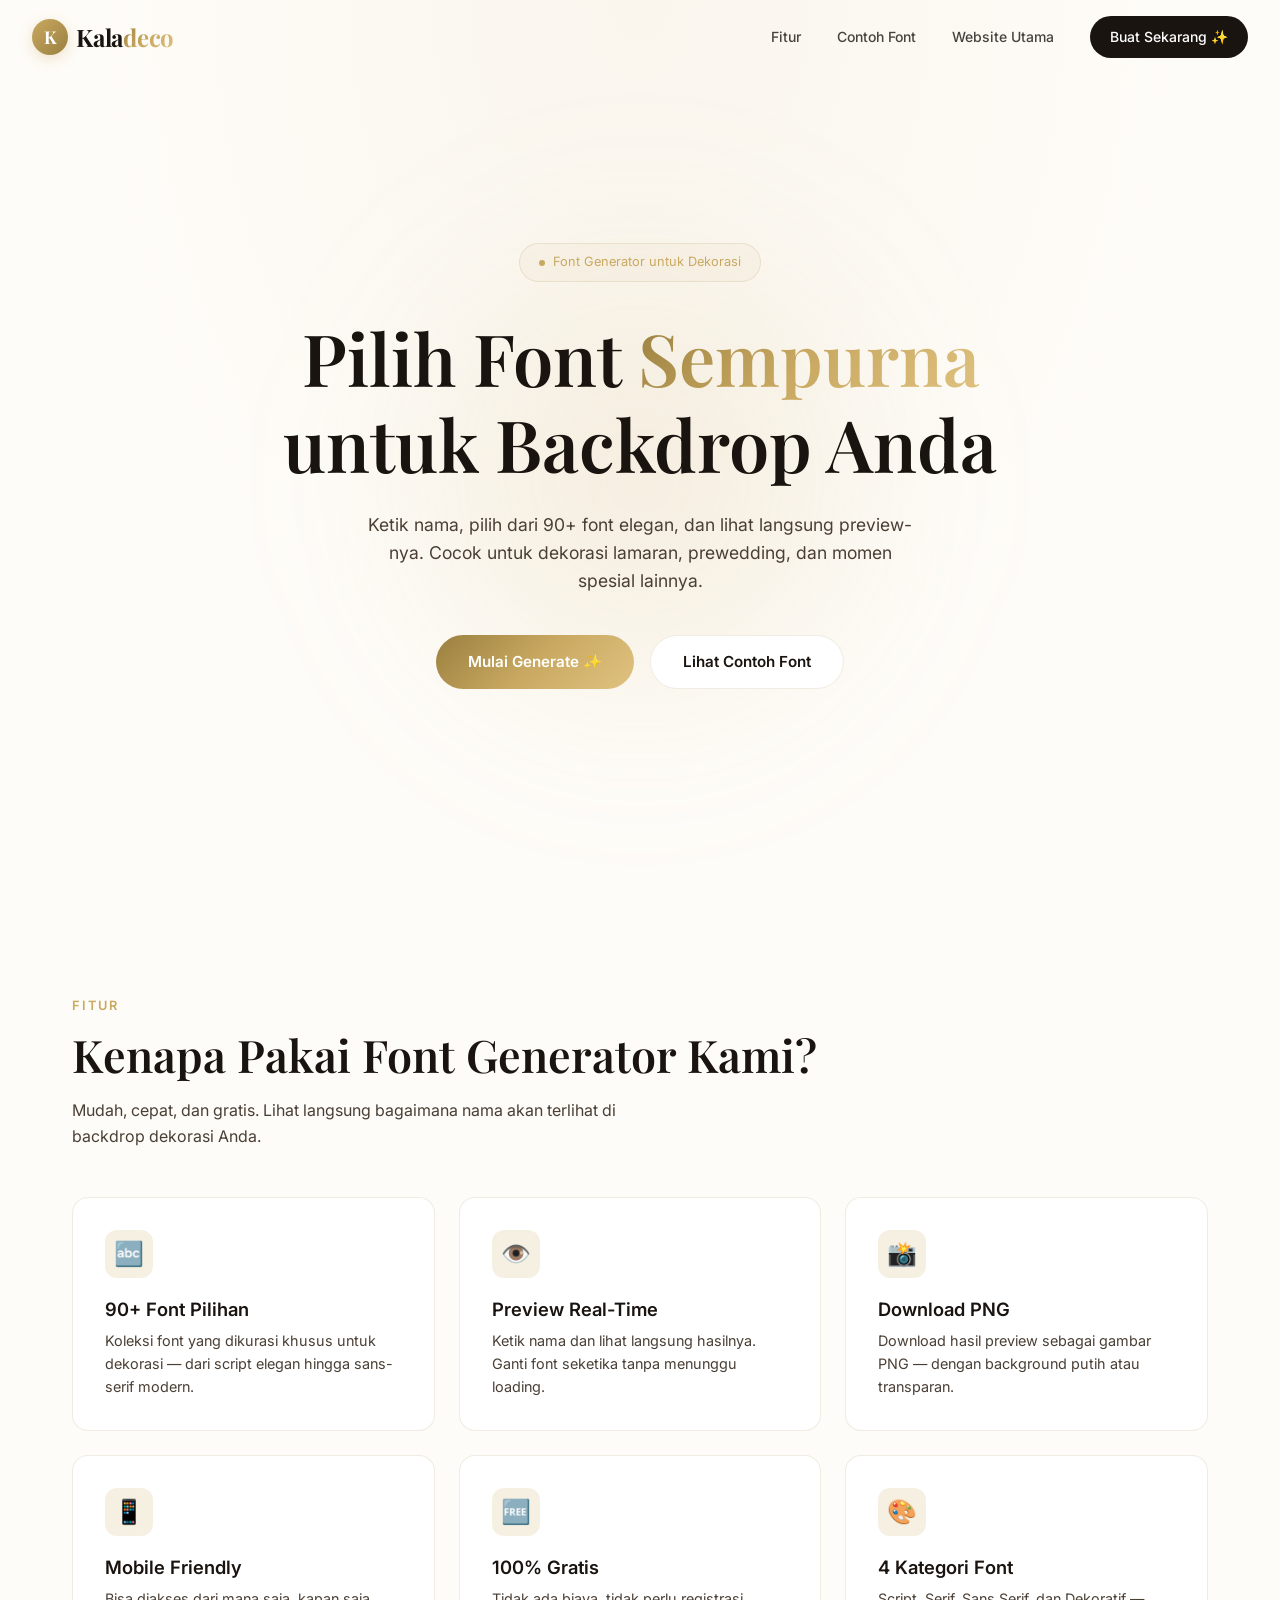
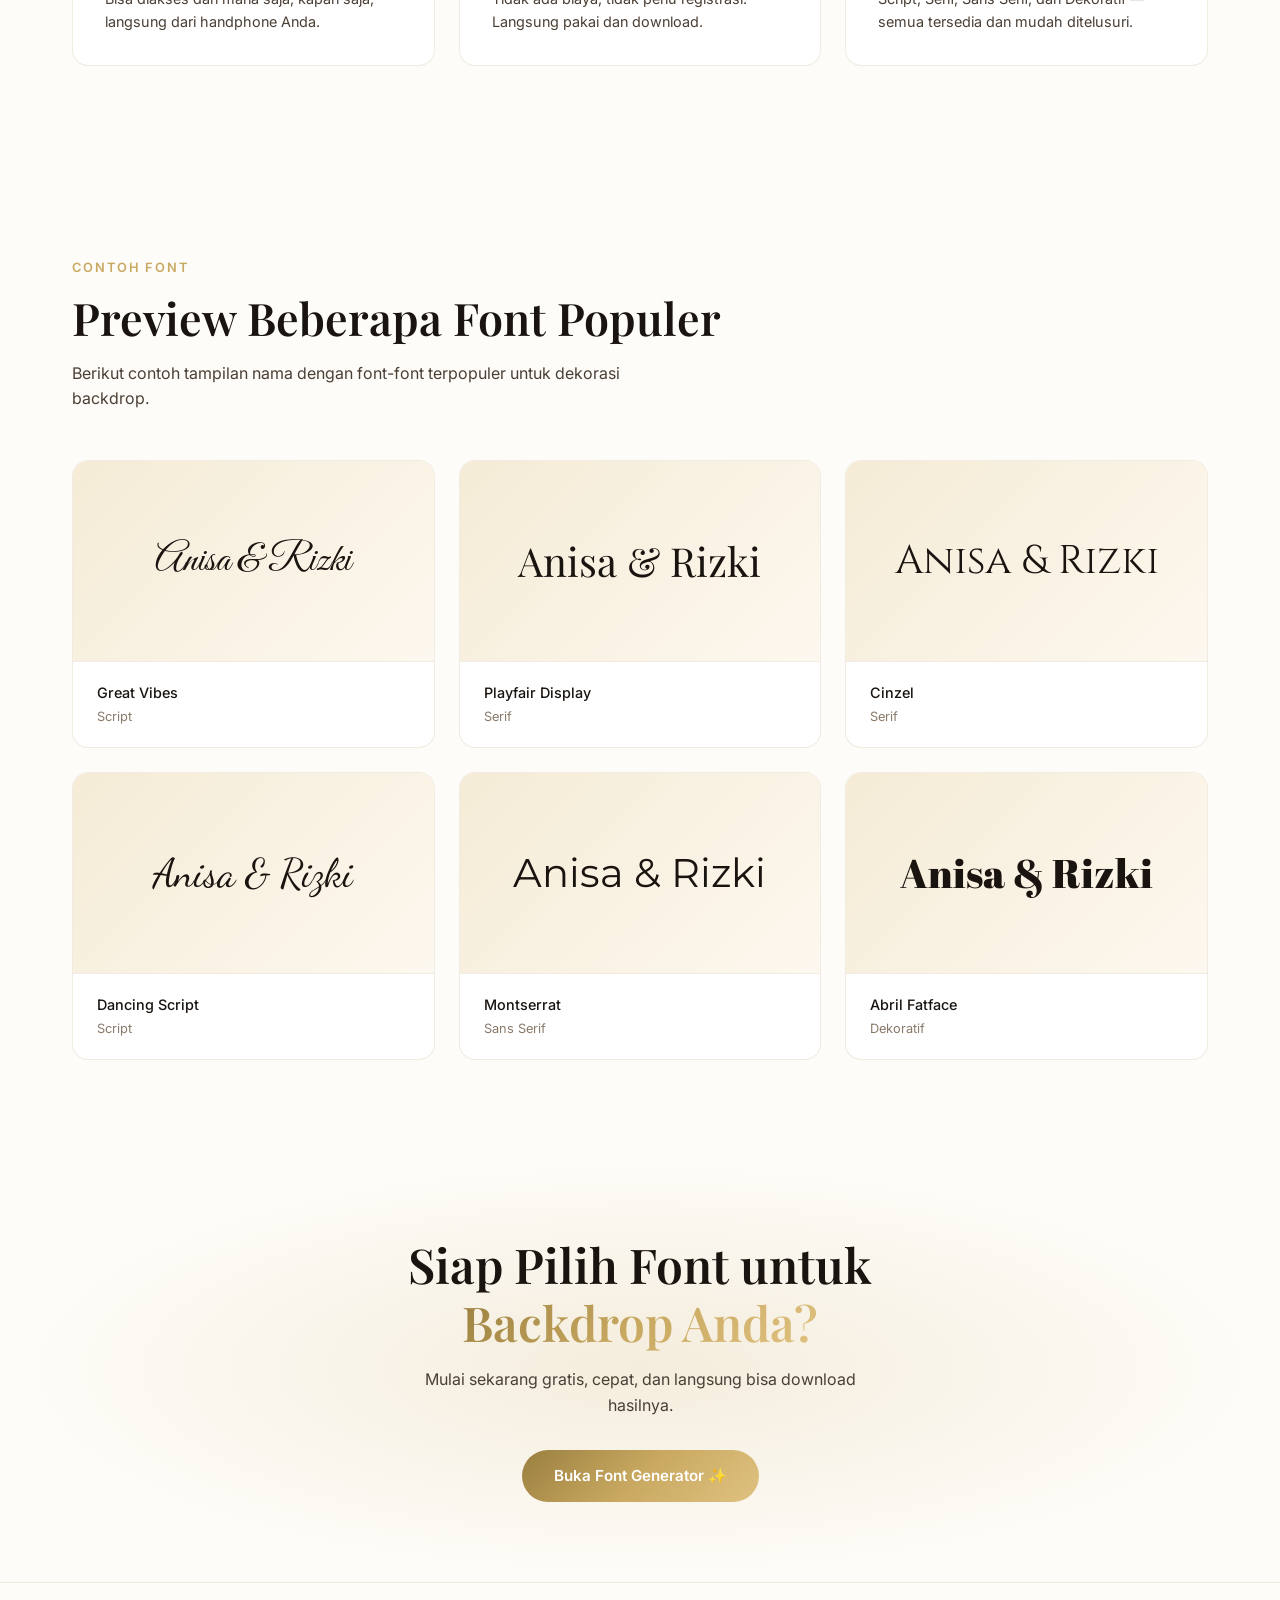
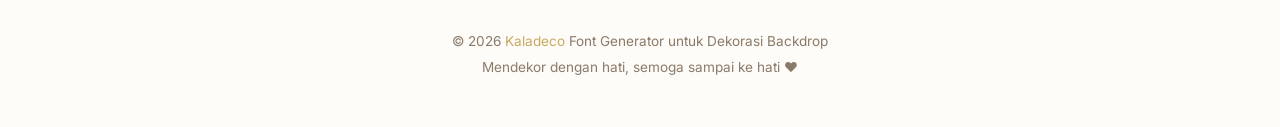
<file: index.html>
<!DOCTYPE html>
<html lang="id">
<head>
  <meta charset="UTF-8">
  <meta name="viewport" content="width=device-width, initial-scale=1.0">
  <title>Kaladeco Font Generator — Pilih Font untuk Backdrop Dekorasi</title>
  <meta name="description" content="Generator font untuk backdrop dekorasi dari Kaladeco. Pilih font favorit, ketik nama, dan download preview untuk dekorasi lamaran, prewedding, dan acara spesial.">
  <link rel="stylesheet" href="styles/main.css">
  <link rel="icon" href="data:image/svg+xml,<svg xmlns='http://www.w3.org/2000/svg' viewBox='0 0 100 100'><text y='.9em' font-size='90'>✍️</text></svg>">
</head>
<body>

  <!-- Navbar -->
  <nav class="navbar">
    <a href="index.html" class="nav-logo">
      <span class="nav-logo-mark">K</span>
      <span class="nav-logo-text">Kala<span class="accent">deco</span></span>
    </a>
    <div class="nav-links">
      <a href="#fitur">Fitur</a>
      <a href="#contoh">Contoh Font</a>
      <a href="https://kaladeco.vercel.app/" target="_blank" rel="noopener noreferrer">Website Utama</a>
      <a href="generator.html" class="nav-cta">Buat Sekarang ✨</a>
    </div>
    <button class="nav-toggle" aria-label="Menu">
      <span></span><span></span><span></span>
    </button>
  </nav>

  <!-- Hero -->
  <section class="hero" id="beranda">
    <div class="hero-content">
      <div class="hero-badge"><span class="dot"></span> Font Generator untuk Dekorasi</div>
      <h1>Pilih Font <span class="highlight">Sempurna</span> untuk Backdrop Anda</h1>
      <p>Ketik nama, pilih dari 90+ font elegan, dan lihat langsung preview-nya. Cocok untuk dekorasi lamaran, prewedding, dan momen spesial lainnya.</p>
      <div class="hero-buttons">
        <a href="generator.html" class="btn btn-primary">Mulai Generate ✨</a>
        <a href="#contoh" class="btn btn-secondary">Lihat Contoh Font</a>
      </div>
    </div>
  </section>

  <!-- Features -->
  <section class="section" id="fitur">
    <div class="section-label">Fitur</div>
    <h2 class="section-title">Kenapa Pakai Font Generator Kami?</h2>
    <p class="section-desc">Mudah, cepat, dan gratis. Lihat langsung bagaimana nama akan terlihat di backdrop dekorasi Anda.</p>
    <div class="features-grid">
      <div class="feature-card">
        <div class="feature-icon">🔤</div>
        <h3>90+ Font Pilihan</h3>
        <p>Koleksi font yang dikurasi khusus untuk dekorasi — dari script elegan hingga sans-serif modern.</p>
      </div>
      <div class="feature-card">
        <div class="feature-icon">👁️</div>
        <h3>Preview Real-Time</h3>
        <p>Ketik nama dan lihat langsung hasilnya. Ganti font seketika tanpa menunggu loading.</p>
      </div>
      <div class="feature-card">
        <div class="feature-icon">📸</div>
        <h3>Download PNG</h3>
        <p>Download hasil preview sebagai gambar PNG — dengan background putih atau transparan.</p>
      </div>
      <div class="feature-card">
        <div class="feature-icon">📱</div>
        <h3>Mobile Friendly</h3>
        <p>Bisa diakses dari mana saja, kapan saja, langsung dari handphone Anda.</p>
      </div>
      <div class="feature-card">
        <div class="feature-icon">🆓</div>
        <h3>100% Gratis</h3>
        <p>Tidak ada biaya, tidak perlu registrasi. Langsung pakai dan download.</p>
      </div>
      <div class="feature-card">
        <div class="feature-icon">🎨</div>
        <h3>4 Kategori Font</h3>
        <p>Script, Serif, Sans Serif, dan Dekoratif — semua tersedia dan mudah ditelusuri.</p>
      </div>
    </div>
  </section>

  <!-- Showcase -->
  <section class="section" id="contoh">
    <div class="section-label">Contoh Font</div>
    <h2 class="section-title">Preview Beberapa Font Populer</h2>
    <p class="section-desc">Berikut contoh tampilan nama dengan font-font terpopuler untuk dekorasi backdrop.</p>
    <div class="showcase">
      <div class="showcase-grid" id="showcase-grid"></div>
    </div>
  </section>

  <!-- CTA -->
  <section class="cta-section">
    <h2>Siap Pilih Font untuk<br><span style="background:var(--gold-gradient);-webkit-background-clip:text;-webkit-text-fill-color:transparent;background-clip:text;">Backdrop Anda?</span></h2>
    <p>Mulai sekarang gratis, cepat, dan langsung bisa download hasilnya.</p>
    <a href="generator.html" class="btn btn-primary">Buka Font Generator ✨</a>
  </section>

  <!-- Footer -->
  <footer class="footer">
    <p>&copy; 2026 <a href="https://kaladeco.vercel.app/" target="_blank">Kaladeco</a> Font Generator untuk Dekorasi Backdrop</p>
    <p style="margin-top:0.3rem;">Mendekor dengan hati, semoga sampai ke hati ♥</p>
  </footer>

  <script src="js/fonts.js"></script>
  <script src="js/app.js"></script>
  <script>
    // Load showcase fonts
    const showcaseFonts = [
      { name: 'Great Vibes', family: 'Great Vibes', cat: 'Script' },
      { name: 'Playfair Display', family: 'Playfair Display', cat: 'Serif' },
      { name: 'Cinzel', family: 'Cinzel', cat: 'Serif' },
      { name: 'Dancing Script', family: 'Dancing Script', cat: 'Script' },
      { name: 'Montserrat', family: 'Montserrat', cat: 'Sans Serif' },
      { name: 'Abril Fatface', family: 'Abril Fatface', cat: 'Dekoratif' },
    ];
    showcaseFonts.forEach(f => loadSingleFont(f.family));

    const grid = document.getElementById('showcase-grid');
    showcaseFonts.forEach(f => {
      const card = document.createElement('div');
      card.className = 'showcase-card';
      card.innerHTML = `
        <div class="showcase-preview" style="font-family:'${f.family}',serif">Anisa & Rizki</div>
        <div class="showcase-info">
          <div class="font-name">${f.name}</div>
          <div class="font-cat">${f.cat}</div>
        </div>
      `;
      card.onclick = () => window.location.href = 'generator.html';
      grid.appendChild(card);
    });
  </script>
</body>
</html>
</file>
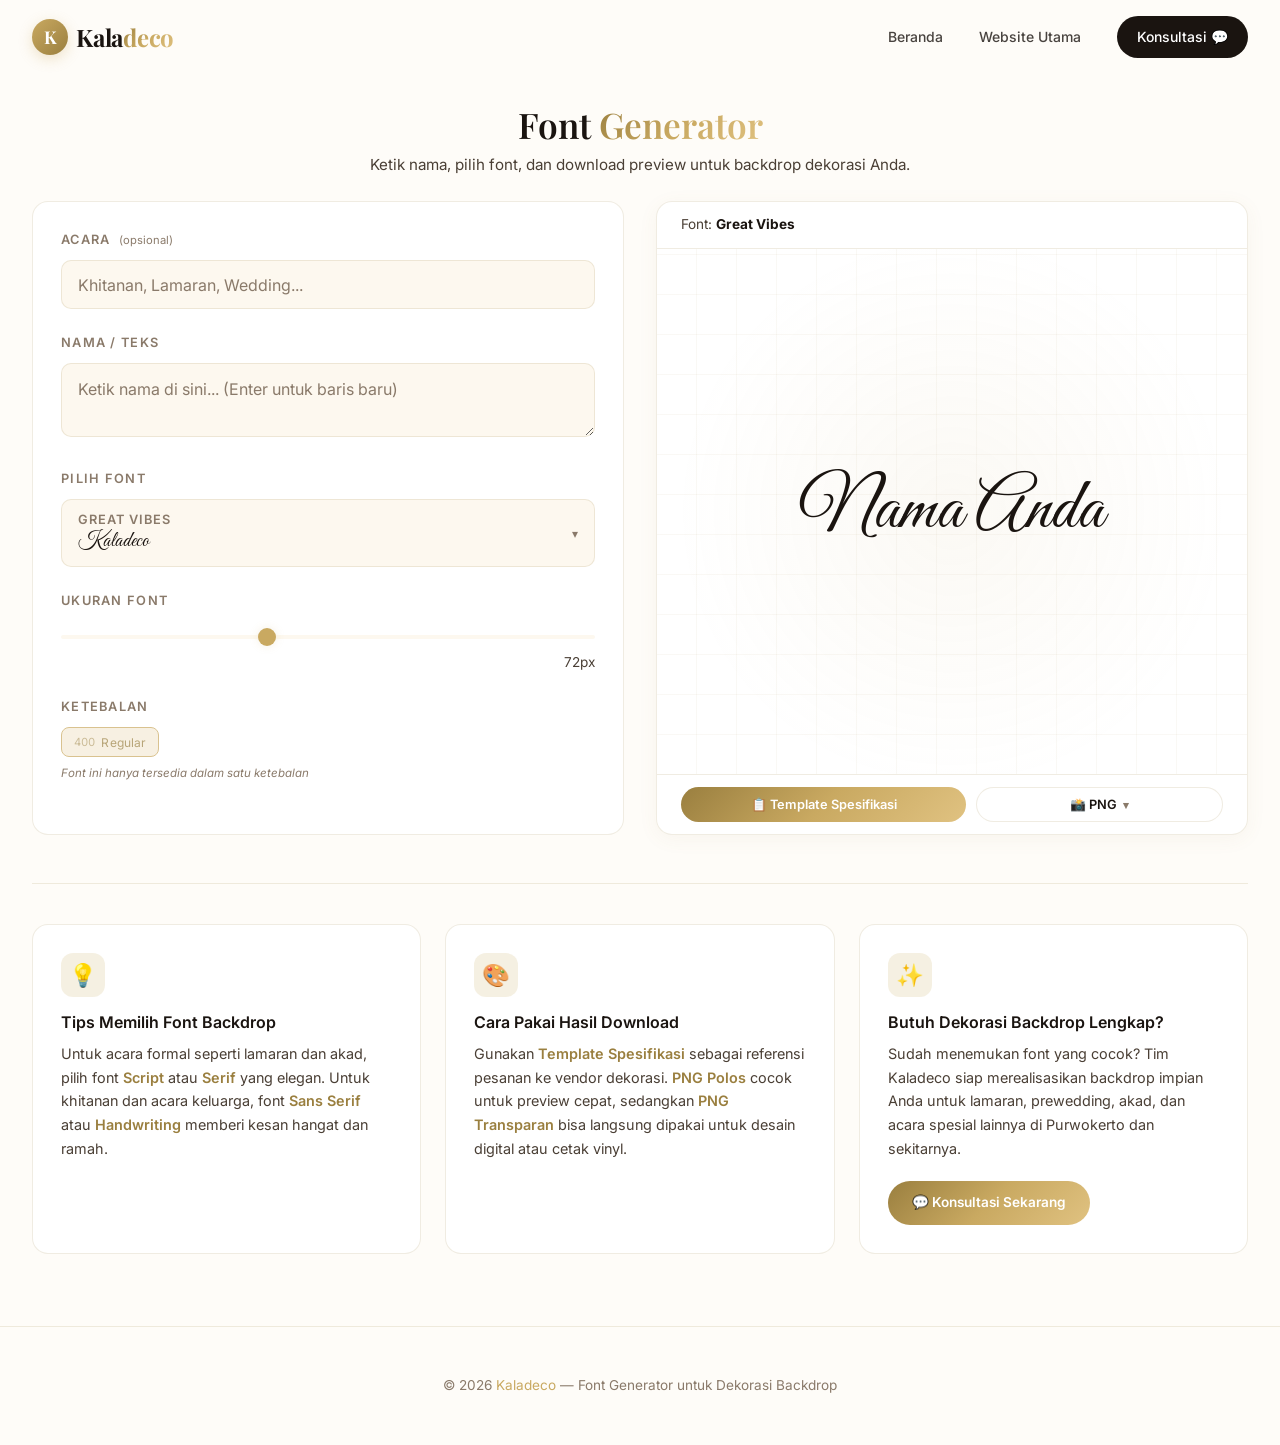
<file: generator.html>
<!DOCTYPE html>
<html lang="id">
<head>
  <meta charset="UTF-8">
  <meta name="viewport" content="width=device-width, initial-scale=1.0">
  <title>Font Generator — Kaladeco</title>
  <meta name="description" content="Ketik nama dan pilih font untuk backdrop dekorasi Anda. Preview langsung dan download gratis dari Kaladeco.">
  <link rel="stylesheet" href="styles/main.css">
  <link rel="icon" href="data:image/svg+xml,<svg xmlns='http://www.w3.org/2000/svg' viewBox='0 0 100 100'><text y='.9em' font-size='90'>✍️</text></svg>">
</head>
<body>

  <!-- Navbar -->
  <nav class="navbar">
    <a href="index.html" class="nav-logo">
      <span class="nav-logo-mark">K</span>
      <span class="nav-logo-text">Kala<span class="accent">deco</span></span>
    </a>
    <div class="nav-links">
      <a href="index.html">Beranda</a>
      <a href="https://kaladeco.vercel.app/" target="_blank" rel="noopener noreferrer">Website Utama</a>
      <a href="https://wa.me/6285283910033?text=Halo%20Kaladeco%2C%20saya%20ingin%20konsultasi%20tentang%20dekorasi" class="nav-cta">Konsultasi 💬</a>
    </div>
    <button class="nav-toggle" aria-label="Menu">
      <span></span><span></span><span></span>
    </button>
  </nav>

  <!-- Generator -->
  <div class="gen-page">
    <div class="gen-container">
      <div class="gen-header">
        <h1>Font <span style="background:var(--gold-gradient);-webkit-background-clip:text;-webkit-text-fill-color:transparent;background-clip:text;">Generator</span></h1>
        <p>Ketik nama, pilih font, dan download preview untuk backdrop dekorasi Anda.</p>
      </div>

      <div class="gen-layout">
        <!-- Top: Preview (sticky) -->
        <div class="gen-preview">
          <div class="preview-toolbar">
            <div id="font-info" class="font-info">Font: <strong>Great Vibes</strong></div>
          </div>
          <div class="preview-canvas-wrap">
            <div id="preview-text">Nama Anda</div>
          </div>
          <div class="download-bar">
            <button class="btn btn-primary" id="btn-download-template">📋 Template Spesifikasi</button>
            <div class="png-dropdown">
              <button class="btn btn-secondary png-trigger" id="btn-png-trigger" type="button" aria-haspopup="menu" aria-expanded="false">
                📸 PNG <span class="png-chevron">▾</span>
              </button>
              <div class="png-menu" id="png-menu" hidden role="menu">
                <button class="png-menu-item" id="btn-download-png" role="menuitem">
                  <span class="png-menu-icon">📸</span>
                  <span class="png-menu-text">
                    <strong>PNG Polos</strong>
                    <small>Background putih</small>
                  </span>
                </button>
                <button class="png-menu-item" id="btn-download-transparent" role="menuitem">
                  <span class="png-menu-icon">🔲</span>
                  <span class="png-menu-text">
                    <strong>PNG Transparan</strong>
                    <small>Tanpa background</small>
                  </span>
                </button>
              </div>
            </div>
          </div>
        </div>

        <!-- Bottom: Controls -->
        <div class="gen-controls">
          <!-- Acara (untuk template) -->
          <div class="control-group" id="event-group">
            <label class="control-label" for="event-input">Acara <span class="label-hint">(opsional)</span></label>
            <input type="text" id="event-input" class="name-input" placeholder="Khitanan, Lamaran, Wedding..." maxlength="40" autocomplete="off">
          </div>

          <!-- Name Input -->
          <div class="control-group" id="name-group">
            <label class="control-label" for="name-input">Nama / Teks</label>
            <textarea id="name-input" class="name-input name-textarea" placeholder="Ketik nama di sini... (Enter untuk baris baru)" maxlength="120" rows="2" autocomplete="off"></textarea>
          </div>

          <!-- Font Picker (popup modal) -->
          <div class="control-group" id="font-list-group">
            <label class="control-label">Pilih Font</label>
            <button class="font-picker-trigger" id="font-picker-trigger" type="button" aria-haspopup="dialog" aria-expanded="false">
              <span class="fp-current">
                <span class="fp-name" id="fp-current-name">Great Vibes</span>
                <span class="fp-preview" id="fp-current-preview" style="font-family:'Great Vibes',cursive">Kaladeco</span>
              </span>
              <span class="fp-chevron">▾</span>
            </button>
          </div>

          <!-- Size -->
          <div class="control-group" id="size-group">
            <label class="control-label" for="size-slider">Ukuran Font</label>
            <input type="range" id="size-slider" class="size-slider" min="24" max="150" value="72">
            <div id="size-val" class="size-val">72px</div>
          </div>

          <!-- Weight (ketebalan) -->
          <div class="control-group" id="weight-group">
            <label class="control-label">Ketebalan</label>
            <div class="weight-tabs" id="weight-tabs"></div>
            <div id="weight-hint" class="weight-hint" hidden>Font ini hanya tersedia dalam satu ketebalan</div>
          </div>

          <!-- Category sheet (modal) -->
          <div class="cat-sheet" id="cat-sheet" hidden>
            <div class="cat-sheet-backdrop" data-close></div>
            <div class="cat-sheet-panel" role="dialog" aria-label="Pilih kategori">
              <div class="cat-sheet-header">
                <h3>Pilih Kategori</h3>
                <button class="cat-sheet-close" data-close aria-label="Tutup">✕</button>
              </div>
              <div class="cat-sheet-tabs" id="cat-sheet-tabs"></div>
            </div>
          </div>

          <!-- Font sheet (modal) -->
          <div class="cat-sheet font-sheet" id="font-sheet" hidden>
            <div class="cat-sheet-backdrop" data-close-font></div>
            <div class="cat-sheet-panel font-sheet-panel" role="dialog" aria-label="Pilih font">
              <div class="cat-sheet-header">
                <h3>Pilih Font</h3>
                <button class="cat-sheet-close" data-close-font aria-label="Tutup">✕</button>
              </div>
              <div class="font-picker-toolbar">
                <div class="search-wrap">
                  <input type="text" id="font-search" class="font-search" placeholder="Cari nama font..." autocomplete="off">
                </div>
                <button class="cat-filter-btn" id="cat-filter-btn" type="button" aria-haspopup="dialog">
                  <span class="cat-filter-icon">🔽</span>
                  <span>Filter: <strong id="cat-filter-current">Semua</strong></span>
                </button>
              </div>
              <div id="font-list-count" class="font-list-count"></div>
              <div class="font-list" id="font-list"></div>
            </div>
          </div>
        </div>

      </div>

      <!-- Tips & info section -->
      <section class="gen-info">
        <div class="gen-info-grid">
          <div class="gen-info-card">
            <div class="gen-info-icon">💡</div>
            <h3>Tips Memilih Font Backdrop</h3>
            <p>Untuk acara formal seperti lamaran dan akad, pilih font <strong>Script</strong> atau <strong>Serif</strong> yang elegan. Untuk khitanan dan acara keluarga, font <strong>Sans Serif</strong> atau <strong>Handwriting</strong> memberi kesan hangat dan ramah.</p>
          </div>
          <div class="gen-info-card">
            <div class="gen-info-icon">🎨</div>
            <h3>Cara Pakai Hasil Download</h3>
            <p>Gunakan <strong>Template Spesifikasi</strong> sebagai referensi pesanan ke vendor dekorasi. <strong>PNG Polos</strong> cocok untuk preview cepat, sedangkan <strong>PNG Transparan</strong> bisa langsung dipakai untuk desain digital atau cetak vinyl.</p>
          </div>
          <div class="gen-info-card">
            <div class="gen-info-icon">✨</div>
            <h3>Butuh Dekorasi Backdrop Lengkap?</h3>
            <p>Sudah menemukan font yang cocok? Tim Kaladeco siap merealisasikan backdrop impian Anda untuk lamaran, prewedding, akad, dan acara spesial lainnya di Purwokerto dan sekitarnya.</p>
            <a href="https://wa.me/6285283910033?text=Halo%20Kaladeco%2C%20saya%20tertarik%20konsultasi%20dekorasi%20backdrop" target="_blank" rel="noopener noreferrer" class="btn btn-primary gen-info-cta">💬 Konsultasi Sekarang</a>
          </div>
        </div>
      </section>
    </div>
  </div>

  <!-- Footer -->
  <footer class="footer" style="margin-top:3rem;">
    <p>&copy; 2026 <a href="https://kaladeco.vercel.app/" target="_blank">Kaladeco</a> — Font Generator untuk Dekorasi Backdrop</p>
  </footer>

  <script src="js/fonts.js"></script>
  <script src="js/app.js"></script>
  <script src="js/generator.js"></script>
</body>
</html>
</file>
<file: styles/main.css>
@import url('https://fonts.googleapis.com/css2?family=Playfair+Display:ital,wght@0,400;0,600;0,700;1,400&family=Inter:wght@300;400;500;600&display=swap');

:root {
  /* Selaras dengan kaladeco.vercel.app — cream + gold */
  --bg-primary: #fefcf8;       /* cream background */
  --bg-secondary: #fdf8ef;     /* cream lebih hangat (kartu/input) */
  --bg-card: #ffffff;
  --bg-glass: rgba(201,169,97,0.06);
  --border-glass: rgba(154,127,63,0.15);
  --text-primary: #1a1410;     /* charcoal */
  --text-secondary: #4a3f35;
  --text-muted: #8a7a6a;
  --accent: #c9a961;           /* gold */
  --accent-light: #e0c281;
  --accent-dark: #9a7f3f;
  --accent-soft: #f5ebd6;
  --accent-glow: rgba(201,169,97,0.18);
  --gold-gradient: linear-gradient(135deg, #9a7f3f 0%, #c9a961 50%, #e0c281 100%);
  --radius: 16px;
  --radius-sm: 10px;
  --shadow: 0 8px 32px rgba(154,127,63,0.12);
  --transition: 0.3s cubic-bezier(0.4,0,0.2,1);
}

*, *::before, *::after { box-sizing: border-box; margin: 0; padding: 0; }

html { scroll-behavior: smooth; }

body {
  font-family: 'Inter', sans-serif;
  background: var(--bg-primary);
  color: var(--text-primary);
  line-height: 1.6;
  overflow-x: hidden;
  -webkit-font-smoothing: antialiased;
}

h1,h2,h3,h4 { font-family: 'Playfair Display', serif; font-weight: 600; line-height: 1.2; }

a { text-decoration: none; color: inherit; transition: var(--transition); }

img { max-width: 100%; display: block; }

/* ===== NAVBAR (selaras dengan kaladeco.vercel.app) ===== */
.navbar {
  position: fixed; top: 0; left: 0; right: 0; z-index: 100;
  padding: 1rem 2rem;
  background: transparent;
  display: flex; align-items: center; justify-content: space-between;
  transition: all 0.5s cubic-bezier(0.4,0,0.2,1);
}
.navbar.scrolled {
  padding: 0.5rem 2rem;
  background: rgba(255,255,255,0.85);
  backdrop-filter: blur(20px);
  border-bottom: 1px solid rgba(201,169,97,0.1);
}
/* Saat mobile menu dibuka, hapus backdrop-filter yang menciptakan stacking context
   bermasalah (membuat position:fixed child terjebak dalam navbar).
   Pakai !important + transition: none agar perubahan instan, tidak ikut animasi navbar. */
body.menu-open .navbar,
body.menu-open .navbar.scrolled {
  backdrop-filter: none !important;
  -webkit-backdrop-filter: none !important;
  background: transparent !important;
  border-bottom-color: transparent !important;
  transition: none !important;
}

/* Logo: lingkaran gold + teks Kaladeco dengan suffix gradient */
.nav-logo {
  display: inline-flex; align-items: center; gap: 0.5rem;
  font-family: 'Playfair Display', serif;
  font-size: 1.5rem; font-weight: 700;
  color: var(--text-primary);
  letter-spacing: -0.01em;
  background: none; -webkit-text-fill-color: var(--text-primary);
}
.nav-logo-mark {
  width: 36px; height: 36px; border-radius: 50%;
  background: linear-gradient(135deg, var(--accent) 0%, var(--accent-dark) 100%);
  display: inline-flex; align-items: center; justify-content: center;
  color: #fff; font-size: 1.1rem; font-weight: 700;
  box-shadow: 0 4px 14px rgba(201,169,97,0.3);
  transition: transform 0.3s ease;
  -webkit-text-fill-color: #fff;
}
.nav-logo:hover .nav-logo-mark { transform: scale(1.1); }
.nav-logo-text { line-height: 1; }
.nav-logo-text .accent {
  background: var(--gold-gradient);
  -webkit-background-clip: text; -webkit-text-fill-color: transparent;
  background-clip: text;
}

.nav-links { display: flex; gap: 0.25rem; align-items: center; }
.nav-links a {
  position: relative;
  padding: 0.5rem 1rem;
  font-size: 0.875rem; font-weight: 500;
  color: rgba(26,20,16,0.8);
  transition: color 0.3s ease;
}
.nav-links a:hover { color: var(--accent); }
.nav-links a:not(.nav-cta)::after {
  content: ''; position: absolute;
  bottom: 0.25rem; left: 1rem; right: 1rem;
  height: 1.5px; background: var(--accent);
  transform: scaleX(0); transform-origin: left;
  transition: transform 0.3s ease;
}
.nav-links a:not(.nav-cta):hover::after { transform: scaleX(1); }

.nav-cta {
  margin-left: 1rem;
  padding: 0.625rem 1.25rem !important;
  background: var(--text-primary) !important;
  color: #ffffff !important;
  -webkit-text-fill-color: #ffffff !important;
  border-radius: 50px; font-weight: 500 !important; font-size: 0.875rem !important;
  transition: background-color 0.3s ease !important;
}
.nav-cta::after { display: none !important; }
.nav-cta:hover { background: var(--accent) !important; color: #ffffff !important; }

.nav-toggle { display: none; flex-direction: column; gap: 5px; cursor: pointer; background: none; border: none; padding: 4px; }
.nav-toggle span { width: 24px; height: 2px; background: var(--text-primary); border-radius: 2px; transition: var(--transition); }

/* ===== HERO ===== */
.hero {
  min-height: 100vh; display: flex; align-items: center; justify-content: center;
  position: relative; padding: 6rem 2rem 4rem;
  background: radial-gradient(ellipse at 50% 0%, rgba(201,169,110,0.08) 0%, transparent 60%);
}
.hero::before {
  content: ''; position: absolute; top: 20%; left: 50%; transform: translateX(-50%);
  width: 600px; height: 600px; border-radius: 50%;
  background: radial-gradient(circle, var(--accent-glow) 0%, transparent 70%);
  filter: blur(80px); pointer-events: none;
}
.hero-content { text-align: center; max-width: 800px; position: relative; z-index: 1; }
.hero-badge {
  display: inline-flex; align-items: center; gap: 0.5rem;
  padding: 0.5rem 1.2rem; border-radius: 50px;
  background: var(--bg-glass); border: 1px solid var(--border-glass);
  font-size: 0.8rem; color: var(--accent); margin-bottom: 2rem;
  animation: fadeInUp 0.8s ease;
}
.hero-badge .dot { width: 6px; height: 6px; border-radius: 50%; background: var(--accent); animation: pulse 2s infinite; }
.hero h1 { font-size: clamp(2.5rem, 6vw, 4.5rem); margin-bottom: 1.5rem; animation: fadeInUp 0.8s ease 0.1s both; }
.hero h1 .highlight {
  background: var(--gold-gradient); -webkit-background-clip: text; -webkit-text-fill-color: transparent; background-clip: text;
}
.hero p { font-size: 1.1rem; color: var(--text-secondary); max-width: 560px; margin: 0 auto 2.5rem; animation: fadeInUp 0.8s ease 0.2s both; }
.hero-buttons { display: flex; gap: 1rem; justify-content: center; flex-wrap: wrap; animation: fadeInUp 0.8s ease 0.3s both; }

/* ===== BUTTONS ===== */
.btn {
  display: inline-flex; align-items: center; gap: 0.5rem;
  padding: 0.85rem 2rem; border-radius: 50px; font-weight: 600;
  font-size: 0.95rem; cursor: pointer; border: none;
  transition: var(--transition); font-family: 'Inter', sans-serif;
}
.btn-primary {
  background: var(--gold-gradient); color: #ffffff;
}
.btn-primary:hover { transform: translateY(-2px); box-shadow: 0 8px 30px var(--accent-glow); }
.btn-secondary {
  background: var(--bg-card); color: var(--text-primary);
  border: 1px solid var(--border-glass);
}
.btn-secondary:hover { background: var(--accent-soft); border-color: var(--accent); }

/* ===== SECTIONS ===== */
.section { padding: 6rem 2rem; max-width: 1200px; margin: 0 auto; }
.section-label {
  font-size: 0.8rem; color: var(--accent); text-transform: uppercase;
  letter-spacing: 0.15em; font-weight: 600; margin-bottom: 0.75rem;
}
.section-title { font-size: clamp(1.8rem, 4vw, 2.8rem); margin-bottom: 1rem; }
.section-desc { color: var(--text-secondary); max-width: 560px; font-size: 1rem; }

/* ===== FEATURES ===== */
.features-grid { display: grid; grid-template-columns: repeat(auto-fit, minmax(280px, 1fr)); gap: 1.5rem; margin-top: 3rem; }
.feature-card {
  padding: 2rem; border-radius: var(--radius);
  background: var(--bg-card); border: 1px solid var(--border-glass);
  transition: var(--transition); position: relative; overflow: hidden;
}
.feature-card:hover { border-color: rgba(201,169,110,0.3); transform: translateY(-4px); box-shadow: var(--shadow); }
.feature-icon {
  width: 48px; height: 48px; border-radius: 12px;
  background: var(--accent-glow); display: flex; align-items: center; justify-content: center;
  font-size: 1.5rem; margin-bottom: 1.2rem;
}
.feature-card h3 { font-size: 1.15rem; margin-bottom: 0.6rem; font-family: 'Inter', sans-serif; font-weight: 600; }
.feature-card p { color: var(--text-secondary); font-size: 0.9rem; line-height: 1.6; }

/* ===== PREVIEW SHOWCASE ===== */
.showcase { margin-top: 3rem; }
.showcase-grid { display: grid; grid-template-columns: repeat(auto-fit, minmax(300px, 1fr)); gap: 1.5rem; }
.showcase-card {
  border-radius: var(--radius); overflow: hidden;
  background: var(--bg-card); border: 1px solid var(--border-glass);
  transition: var(--transition); cursor: pointer;
}
.showcase-card:hover { border-color: rgba(201,169,110,0.3); transform: translateY(-3px); }
.showcase-preview {
  height: 200px; display: flex; align-items: center; justify-content: center;
  background: linear-gradient(135deg, var(--accent-soft) 0%, var(--bg-secondary) 100%);
  padding: 2rem; text-align: center; font-size: 2.5rem; color: var(--text-primary);
}
.showcase-info { padding: 1.2rem 1.5rem; border-top: 1px solid var(--border-glass); }
.showcase-info .font-name { font-size: 0.9rem; font-weight: 500; }
.showcase-info .font-cat { font-size: 0.8rem; color: var(--text-muted); margin-top: 0.2rem; }

/* ===== CTA ===== */
.cta-section {
  text-align: center; padding: 5rem 2rem;
  background: radial-gradient(ellipse at center, var(--accent-glow) 0%, transparent 70%);
  position: relative;
}
.cta-section h2 { font-size: clamp(2rem, 4vw, 3rem); margin-bottom: 1rem; }
.cta-section p { color: var(--text-secondary); max-width: 480px; margin: 0 auto 2rem; }

/* ===== FOOTER ===== */
.footer {
  padding: 3rem 2rem; text-align: center;
  border-top: 1px solid var(--border-glass);
  color: var(--text-muted); font-size: 0.85rem;
}
.footer a { color: var(--accent); }

/* ===== GENERATOR PAGE ===== */
.gen-page { min-height: 100vh; padding-top: 80px; }
.gen-container { max-width: 1280px; margin: 0 auto; padding: 1.5rem 2rem; }
.gen-header { text-align: center; margin-bottom: 1.5rem; }
.gen-header h1 { font-size: clamp(1.6rem, 3.5vw, 2.2rem); margin-bottom: 0.4rem; }
.gen-header p { color: var(--text-secondary); font-size: 0.95rem; }

.gen-layout { display: flex; flex-direction: column; gap: 1.5rem; }

/* Controls Panel */
.gen-controls {
  background: var(--bg-card); border: 1px solid var(--border-glass);
  border-radius: var(--radius); padding: 1.5rem;
}

/* Desktop ≥1024: layout split — preview kanan, controls kiri */
@media (min-width: 1024px) {
  .gen-layout {
    display: grid;
    grid-template-columns: 1fr 1fr;
    gap: 2rem;
    align-items: stretch;
  }
  /* Controls di kiri */
  .gen-controls {
    grid-column: 1;
    grid-row: 1;
    padding: 1.75rem;
  }
  /* Preview di kanan — stretch mengikuti tinggi controls */
  .gen-preview {
    grid-column: 2;
    grid-row: 1;
    position: static;
    display: flex;
    flex-direction: column;
    height: 100%;
  }
  /* Canvas wrap mengisi sisa ruang antara toolbar & download bar */
  .gen-preview .preview-canvas-wrap {
    flex: 1;
    min-height: 0;
  }
}

/* Tablet 768–1023: controls jadi 2-kolom internal (preview tetap full width di atas) */
@media (min-width: 768px) and (max-width: 1023px) {
  .gen-controls {
    display: grid;
    grid-template-columns: 1fr 1fr;
    gap: 1.25rem 2rem;
    padding: 2rem;
    align-items: start;
  }
  .control-group { margin-bottom: 0; }
  /* Baris 1: Acara | Nama */
  #event-group { grid-column: 1; grid-row: 1; }
  #name-group  { grid-column: 2; grid-row: 1; }
  /* Baris 2: Pilih Font (full width) */
  #font-list-group { grid-column: 1 / -1; grid-row: 2; }
  /* Baris 3: Ukuran | Ketebalan */
  #size-group   { grid-column: 1; grid-row: 3; }
  #weight-group { grid-column: 2; grid-row: 3; }
}

.control-group { margin-bottom: 1.5rem; }
.control-group:last-child { margin-bottom: 0; }
.control-label {
  display: block; font-size: 0.8rem; color: var(--text-muted);
  text-transform: uppercase; letter-spacing: 0.1em; font-weight: 600; margin-bottom: 0.6rem;
}

.name-input {
  width: 100%; padding: 0.85rem 1rem; border-radius: var(--radius-sm);
  background: var(--bg-secondary); border: 1px solid var(--border-glass);
  color: var(--text-primary); font-size: 1rem; font-family: 'Inter', sans-serif;
  transition: var(--transition); outline: none;
}
.name-input:focus { border-color: var(--accent); box-shadow: 0 0 0 3px var(--accent-glow); }
.name-input::placeholder { color: var(--text-muted); }
.name-textarea { resize: vertical; min-height: 60px; line-height: 1.4; }

.label-hint {
  font-size: 0.7rem; color: var(--text-muted);
  font-weight: 400; text-transform: none; letter-spacing: 0; margin-left: 0.3rem;
}

/* Category filter button — di dalam font picker panel */
.cat-filter-btn {
  display: inline-flex; align-items: center; gap: 0.5rem;
  padding: 0.6rem 1rem;
  background: var(--bg-secondary); border: 1px solid var(--border-glass);
  border-radius: var(--radius-sm);
  color: var(--text-primary); cursor: pointer;
  font-family: 'Inter', sans-serif; font-size: 0.85rem;
  transition: var(--transition); white-space: nowrap;
}
.cat-filter-btn:hover { border-color: var(--accent); }
.cat-filter-btn .cat-filter-icon { font-size: 0.85rem; }
.cat-filter-btn strong { color: var(--accent-dark); font-weight: 600; }

/* Bottom sheet for category picker (mobile) */
.cat-sheet {
  position: fixed; inset: 0; z-index: 250;
  display: flex; align-items: flex-end; justify-content: center;
}
/* Font sheet di lapisan lebih bawah agar cat-sheet (filter) bisa muncul di atasnya */
#font-sheet { z-index: 200; }
.cat-sheet[hidden] { display: none; }
.cat-sheet-backdrop {
  position: absolute; inset: 0;
  background: rgba(26,20,16,0.4);
  opacity: 0; transition: opacity 0.25s ease;
}
.cat-sheet.open .cat-sheet-backdrop { opacity: 1; }
.cat-sheet-panel {
  position: relative; width: 100%; max-width: 600px;
  background: var(--bg-card); border-radius: 20px 20px 0 0;
  padding: 1.25rem 1.25rem 2rem;
  transform: translateY(100%); transition: transform 0.3s cubic-bezier(0.4,0,0.2,1);
  max-height: 80vh; overflow-y: auto;
  box-shadow: 0 -8px 32px rgba(0,0,0,0.15);
}
.cat-sheet.open .cat-sheet-panel { transform: translateY(0); }
.cat-sheet-header {
  display: flex; align-items: center; justify-content: space-between;
  margin-bottom: 1rem;
}
.cat-sheet-header h3 {
  font-family: 'Inter', sans-serif; font-size: 1rem; font-weight: 600;
  color: var(--text-primary);
}
.cat-sheet-close {
  background: var(--bg-secondary); border: 1px solid var(--border-glass);
  width: 32px; height: 32px; border-radius: 50%;
  cursor: pointer; color: var(--text-secondary);
  font-size: 0.85rem; display: flex; align-items: center; justify-content: center;
  transition: var(--transition);
}
.cat-sheet-close:hover { border-color: var(--accent); color: var(--text-primary); }
.cat-sheet-tabs { display: flex; flex-wrap: wrap; gap: 0.5rem; }
.cat-sheet-tabs .cat-tab { font-size: 0.85rem; padding: 0.6rem 1.1rem; }

.cat-tab {
  display: inline-flex; align-items: center; gap: 0.35rem;
  padding: 0.5rem 1rem; border-radius: 50px; font-size: 0.8rem;
  background: var(--bg-secondary); border: 1px solid var(--border-glass);
  color: var(--text-secondary); cursor: pointer; transition: var(--transition);
  font-family: 'Inter', sans-serif; font-weight: 500;
}
.cat-tab:hover { border-color: var(--accent); color: var(--text-primary); }
.cat-tab.active { background: var(--accent); color: #ffffff; border-color: var(--accent); }
.cat-count {
  font-size: 0.65rem; font-weight: 700; padding: 0.1rem 0.4rem;
  border-radius: 50px; background: rgba(255,255,255,0.15);
  min-width: 18px; text-align: center; line-height: 1.3;
}
.cat-tab.active .cat-count { background: rgba(0,0,0,0.2); }

/* Font List — internal scroll */
.font-list {
  max-height: 420px; overflow-y: auto; display: flex; flex-direction: column; gap: 0.4rem;
  padding-right: 0.5rem; position: relative;
}
.font-list::-webkit-scrollbar { width: 4px; }
.font-list::-webkit-scrollbar-track { background: transparent; }
.font-list::-webkit-scrollbar-thumb { background: var(--border-glass); border-radius: 4px; }
.font-list::-webkit-scrollbar-thumb:hover { background: var(--accent); }

/* Scroll fade indicator */
.font-list.has-scroll::after {
  content: '↓ scroll untuk lihat lebih banyak';
  position: sticky; bottom: 0; left: 0; right: 0;
  display: block; text-align: center;
  padding: 0.6rem 0; margin-top: 0.3rem;
  font-size: 0.75rem; color: var(--accent);
  background: linear-gradient(to top, var(--bg-card) 60%, transparent);
  pointer-events: none; animation: pulse 2s infinite;
}

/* Font picker (dropdown collapsible) */
.font-picker-trigger {
  width: 100%; display: flex; align-items: center; justify-content: space-between;
  gap: 0.75rem; padding: 0.75rem 1rem;
  background: var(--bg-secondary); border: 1px solid var(--border-glass);
  border-radius: var(--radius-sm);
  cursor: pointer; transition: var(--transition);
  font-family: 'Inter', sans-serif; text-align: left;
  color: var(--text-primary);
}
.font-picker-trigger:hover { border-color: var(--accent); }
.font-picker-trigger.open {
  border-color: var(--accent);
  box-shadow: 0 0 0 3px var(--accent-glow);
}
.fp-current { display: flex; flex-direction: column; gap: 0.15rem; min-width: 0; flex: 1; }
.fp-name {
  font-size: 0.8rem; color: var(--text-muted);
  text-transform: uppercase; letter-spacing: 0.08em; font-weight: 600;
}
.fp-preview {
  font-size: 1.3rem; line-height: 1.2; color: var(--text-primary);
  white-space: nowrap; overflow: hidden; text-overflow: ellipsis;
}
.fp-chevron {
  font-size: 0.75rem; color: var(--text-muted);
  transition: transform 0.2s ease;
  flex-shrink: 0;
}
.font-picker-trigger.open .fp-chevron { transform: rotate(180deg); }

/* Font sheet — modal popup besar berisi font list */
.font-sheet-panel {
  max-width: 720px;
  max-height: 85vh;
  display: flex; flex-direction: column;
}
.font-sheet-panel .font-list {
  flex: 1; min-height: 0;
  max-height: none;
}

.font-picker-toolbar {
  display: flex; align-items: center; gap: 0.6rem;
  margin-bottom: 0.5rem;
}
.font-picker-toolbar .search-wrap { flex: 1; min-width: 0; }
.font-picker-toolbar .font-search { margin-bottom: 0; }

/* Font count info */
.font-list-count {
  font-size: 0.72rem; color: var(--text-muted);
  letter-spacing: 0.02em; margin-bottom: 0.5rem;
  padding: 0 0.25rem;
}

@media (max-width: 600px) {
  .font-picker-toolbar { flex-direction: column; align-items: stretch; gap: 0.5rem; }
  .cat-filter-btn { width: 100%; justify-content: center; }
}

.font-item {
  padding: 0.75rem 1rem; border-radius: var(--radius-sm);
  background: transparent; border: 1px solid transparent;
  cursor: pointer; transition: var(--transition);
}
.font-item:hover { background: var(--bg-glass); border-color: var(--border-glass); }
.font-item.active { background: var(--accent-glow); border-color: rgba(201,169,110,0.3); }
.font-item .fi-header { display: flex; align-items: center; justify-content: space-between; margin-bottom: 0.2rem; }
.font-item .fi-name { font-size: 0.85rem; font-weight: 500; }
.font-item .fi-cat {
  font-size: 0.65rem; color: var(--text-muted); padding: 0.15rem 0.5rem;
  border-radius: 50px; background: var(--bg-secondary); border: 1px solid var(--border-glass);
}
.font-item .fi-preview { font-size: 1.1rem; color: var(--text-secondary); white-space: nowrap; overflow: hidden; text-overflow: ellipsis; }

/* Search */
.font-search {
  width: 100%; padding: 0.65rem 1rem 0.65rem 2.2rem;
  border-radius: var(--radius-sm); background: var(--bg-secondary);
  border: 1px solid var(--border-glass); color: var(--text-primary);
  font-size: 0.85rem; font-family: 'Inter', sans-serif;
  outline: none; transition: var(--transition); margin-bottom: 0.75rem;
}
.font-search:focus { border-color: var(--accent); }
.search-wrap { position: relative; }
.search-wrap::before {
  content: '🔍'; position: absolute; left: 0.7rem; top: 50%; transform: translateY(-50%);
  font-size: 0.8rem; pointer-events: none;
}

/* Preview Panel — sticky di atas saat scroll */
.gen-preview {
  background: var(--bg-card); border: 1px solid var(--border-glass);
  border-radius: var(--radius); overflow: hidden;
  position: sticky; top: 80px; z-index: 10;
  box-shadow: 0 4px 20px rgba(154,127,63,0.06);
}
.preview-toolbar {
  display: flex; align-items: center; justify-content: space-between;
  padding: 0.75rem 1.5rem; border-bottom: 1px solid var(--border-glass);
}
.preview-toolbar .font-info { font-size: 0.85rem; color: var(--text-secondary); }
.preview-toolbar .font-info strong { color: var(--text-primary); }

.preview-canvas-wrap {
  min-height: 220px; display: flex; align-items: center; justify-content: center;
  padding: 2rem 1.5rem; position: relative;
  background:
    radial-gradient(circle at 50% 50%, rgba(201,169,97,0.07) 0%, transparent 70%),
    repeating-linear-gradient(0deg, transparent, transparent 39px, rgba(154,127,63,0.05) 39px, rgba(154,127,63,0.05) 40px),
    repeating-linear-gradient(90deg, transparent, transparent 39px, rgba(154,127,63,0.05) 39px, rgba(154,127,63,0.05) 40px);
}

#preview-text {
  font-size: clamp(1.5rem, 5vw, 4rem); text-align: center;
  word-break: break-word; word-wrap: break-word;
  white-space: pre-line;
  transition: font-family 0.3s ease, font-size 0.2s ease, font-weight 0.2s ease;
  color: var(--text-primary); padding: 0.5rem;
  line-height: 1.3; max-width: 100%;
  overflow-wrap: break-word;
}

.download-bar {
  display: flex; gap: 0.6rem; padding: 0.75rem 1.5rem;
  border-top: 1px solid var(--border-glass); flex-wrap: wrap;
}
.download-bar .btn { font-size: 0.8rem; padding: 0.55rem 1.2rem; }
.download-bar > .btn,
.download-bar > .png-dropdown { flex: 1; min-width: 140px; }
.download-bar > .btn { justify-content: center; }

/* PNG dropdown trigger + menu */
.png-dropdown { position: relative; display: flex; }
.png-trigger {
  width: 100%; justify-content: center;
  display: inline-flex; align-items: center; gap: 0.4rem;
}
.png-chevron {
  font-size: 0.7rem; transition: transform 0.2s ease;
  color: var(--text-muted);
}
.png-trigger.open .png-chevron { transform: rotate(180deg); }

.png-menu {
  position: absolute; bottom: calc(100% + 0.4rem); left: 0; right: 0;
  background: var(--bg-card); border: 1px solid var(--border-glass);
  border-radius: var(--radius-sm);
  box-shadow: 0 8px 32px rgba(154,127,63,0.15);
  padding: 0.4rem; z-index: 50;
  opacity: 0; transform: translateY(4px);
  transition: opacity 0.15s ease, transform 0.15s ease;
  min-width: 200px;
}
.png-menu[hidden] { display: none; }
.png-menu.open { opacity: 1; transform: translateY(0); }

.png-menu-item {
  width: 100%; display: flex; align-items: center; gap: 0.6rem;
  padding: 0.6rem 0.75rem; border-radius: 8px;
  background: transparent; border: none; cursor: pointer;
  font-family: 'Inter', sans-serif; text-align: left;
  color: var(--text-primary); transition: var(--transition);
}
.png-menu-item:hover { background: var(--bg-glass); }
.png-menu-icon { font-size: 1.1rem; flex-shrink: 0; }
.png-menu-text { display: flex; flex-direction: column; gap: 0.1rem; min-width: 0; }
.png-menu-text strong { font-size: 0.85rem; font-weight: 600; }
.png-menu-text small { font-size: 0.7rem; color: var(--text-muted); }

/* Tablet/desktop: preview lebih lega */
@media (min-width: 768px) {
  .preview-canvas-wrap { min-height: 280px; padding: 2.5rem 2rem; }
  #preview-text { font-size: clamp(2rem, 5vw, 4.5rem); }
}
/* Desktop split-view: preview lebih tinggi karena column setengah lebar */
@media (min-width: 1024px) {
  .preview-canvas-wrap { min-height: 360px; padding: 3rem 2rem; }
  #preview-text { font-size: clamp(2rem, 4vw, 4rem); }
}

/* Size slider */
.size-slider {
  width: 100%; -webkit-appearance: none; appearance: none;
  height: 4px; border-radius: 2px; background: var(--bg-secondary);
  outline: none; transition: var(--transition);
}
.size-slider::-webkit-slider-thumb {
  -webkit-appearance: none; appearance: none;
  width: 18px; height: 18px; border-radius: 50%;
  background: var(--accent); cursor: pointer;
  box-shadow: 0 0 10px var(--accent-glow);
}
.size-val { font-size: 0.85rem; color: var(--text-secondary); text-align: right; margin-top: 0.3rem; }

/* Weight tabs */
.weight-tabs { display: flex; flex-wrap: wrap; gap: 0.35rem; }
.weight-tab {
  display: inline-flex; align-items: center; gap: 0.4rem;
  padding: 0.4rem 0.75rem; border-radius: 8px;
  background: var(--bg-secondary); border: 1px solid var(--border-glass);
  color: var(--text-secondary); cursor: pointer;
  font-family: 'Inter', sans-serif; font-size: 0.75rem;
  transition: var(--transition);
}
.weight-tab:hover:not(:disabled) { border-color: var(--accent); color: var(--text-primary); }
.weight-tab.active {
  background: var(--accent-soft); border-color: var(--accent);
  color: var(--accent-dark);
}
.weight-tab:disabled { cursor: default; opacity: 0.7; }
.weight-tab .w-num { font-variant-numeric: tabular-nums; font-size: 0.7rem; opacity: 0.7; }
.weight-tab .w-label { letter-spacing: 0.01em; }
.weight-hint {
  font-size: 0.72rem; color: var(--text-muted);
  margin-top: 0.4rem; font-style: italic;
}

/* BG Color picker for download */
.bg-options { display: flex; gap: 0.5rem; flex-wrap: wrap; }
.bg-opt {
  width: 32px; height: 32px; border-radius: 8px; cursor: pointer;
  border: 2px solid transparent; transition: var(--transition);
}
.bg-opt:hover, .bg-opt.active { border-color: var(--accent); transform: scale(1.1); }

/* ===== GENERATOR INFO SECTION ===== */
.gen-info {
  margin-top: 3rem;
  padding-top: 2.5rem;
  border-top: 1px solid var(--border-glass);
}
.gen-info-grid {
  display: grid;
  grid-template-columns: repeat(auto-fit, minmax(280px, 1fr));
  gap: 1.5rem;
}
.gen-info-card {
  background: var(--bg-card);
  border: 1px solid var(--border-glass);
  border-radius: var(--radius);
  padding: 1.75rem;
  transition: var(--transition);
  display: flex;
  flex-direction: column;
}
.gen-info-card:hover {
  border-color: rgba(201,169,97,0.3);
  transform: translateY(-2px);
  box-shadow: var(--shadow);
}
.gen-info-icon {
  width: 44px; height: 44px; border-radius: 12px;
  background: var(--accent-glow);
  display: flex; align-items: center; justify-content: center;
  font-size: 1.4rem; margin-bottom: 1rem;
}
.gen-info-card h3 {
  font-family: 'Inter', sans-serif;
  font-size: 1rem; font-weight: 600;
  margin-bottom: 0.6rem;
  color: var(--text-primary);
}
.gen-info-card p {
  color: var(--text-secondary);
  font-size: 0.9rem; line-height: 1.65;
  flex: 1;
}
.gen-info-card strong { color: var(--accent-dark); font-weight: 600; }
.gen-info-cta {
  margin-top: 1.25rem; align-self: flex-start;
  font-size: 0.85rem; padding: 0.7rem 1.5rem;
}

/* ===== ANIMATIONS ===== */
@keyframes fadeInUp {
  from { opacity: 0; transform: translateY(20px); }
  to { opacity: 1; transform: translateY(0); }
}
@keyframes pulse {
  0%, 100% { opacity: 1; }
  50% { opacity: 0.4; }
}

/* ===== RESPONSIVE ===== */
@media (max-width: 768px) {
  .nav-links {
    display: none; position: fixed; top: 0; left: 0; right: 0; bottom: 0;
    background: #ffffff; backdrop-filter: blur(20px);
    flex-direction: column;
    align-items: center; justify-content: center; gap: 1.75rem;
    z-index: 150;
    padding: 4rem 1.5rem 2rem;
  }
  .nav-links.open { display: flex; }
  .nav-links a { font-size: 1rem; padding: 0.5rem 1rem; }
  .nav-toggle { display: flex; position: relative; z-index: 200; }
  .preview-canvas-wrap { min-height: 180px; padding: 1.5rem 1rem; }
  .gen-container { padding: 1rem; }
  .gen-controls { padding: 1.25rem; }
  .gen-header { margin-bottom: 1.5rem; }
  .hero { padding: 5rem 1.5rem 3rem; }
  .section { padding: 4rem 1.5rem; }
  /* Sticky preview di mobile: lebih dekat ke navbar */
  .gen-preview { top: 64px; }
}
</file>
